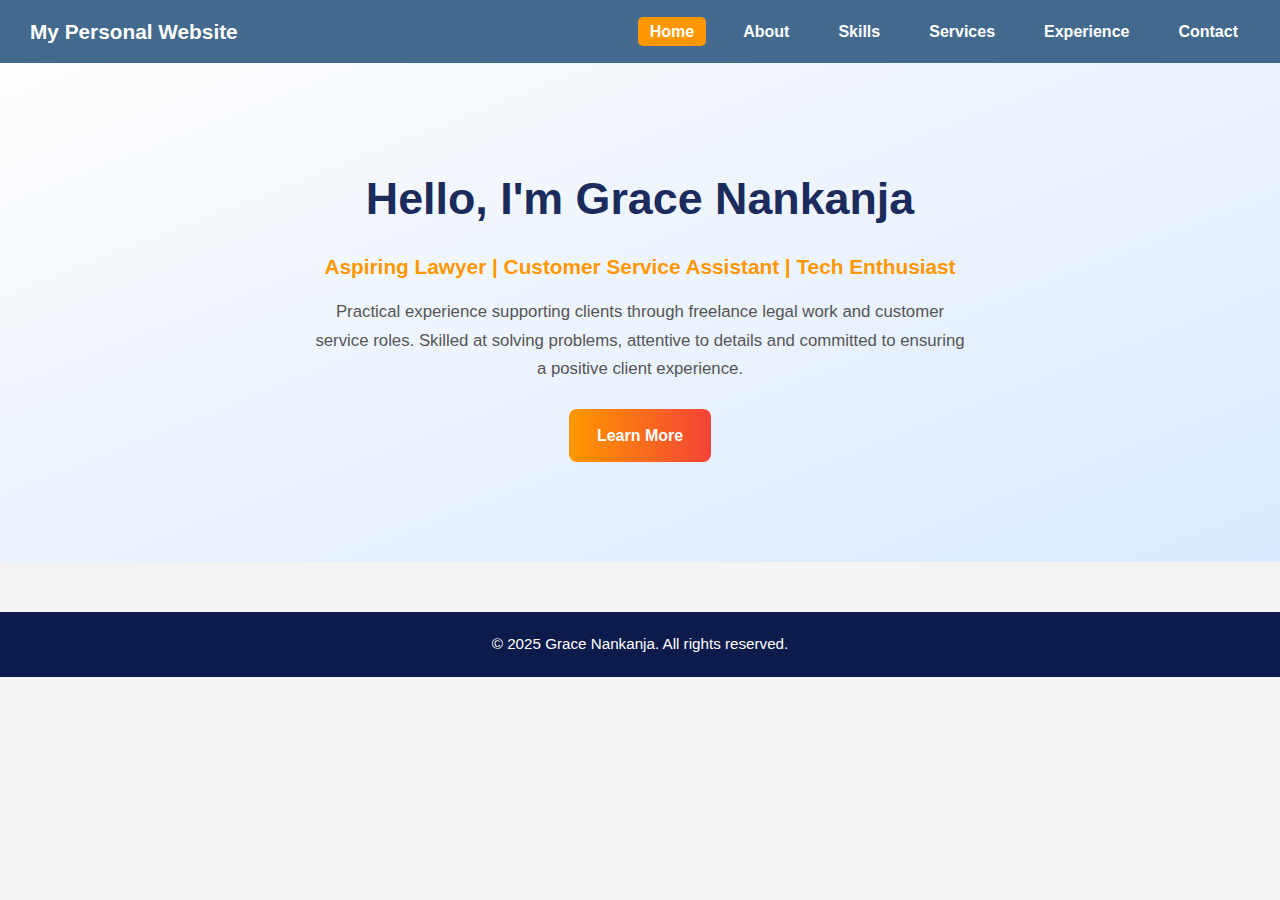
<file: index.html>
<!DOCTYPE html>
<html lang="en">
<head>
  <meta charset="UTF-8">
  <meta name="viewport" content="width=device-width, initial-scale=1.0">
  <title>My Personal Website</title>
 <link rel="stylesheet" href="css/style.css">
</head>
<body>
    <body class="home-page">
  <!-- Navbar -->
  <nav>
    <div class="logo">My Personal Website</div>
    <ul>
      <li><a href="index.html" class="active">Home</a></li>
      <li><a href="about.html">About</a></li>
      <li><a href="skills.html">Skills</a></li>
      <li><a href="services.html">Services</a></li>
      <li><a href="experience.html">Experience</a></li>
      <li><a href="contact.html">Contact</a></li>
    </ul>
  </nav>

  <!-- Hero Section -->
  <section class="home">
    <div class="hero-content">
      <div class="profile-pic"></div>
      <h1>Hello, I'm Grace Nankanja</h1>
      <p class="tagline">Aspiring Lawyer | Customer Service Assistant | Tech Enthusiast</p>
      <p class="intro">
      Practical experience supporting clients through freelance legal work and customer service roles. 
      Skilled at solving problems, attentive to details and committed to ensuring a positive client experience.
      </p>
      <a href="about.html" class="btn">Learn More</a>
    </div>
  </section>

  <!-- Footer -->
  <footer>
    <p>&copy; 2025 Grace Nankanja. All rights reserved.</p>
  </footer>
</body>
</html>
</file>
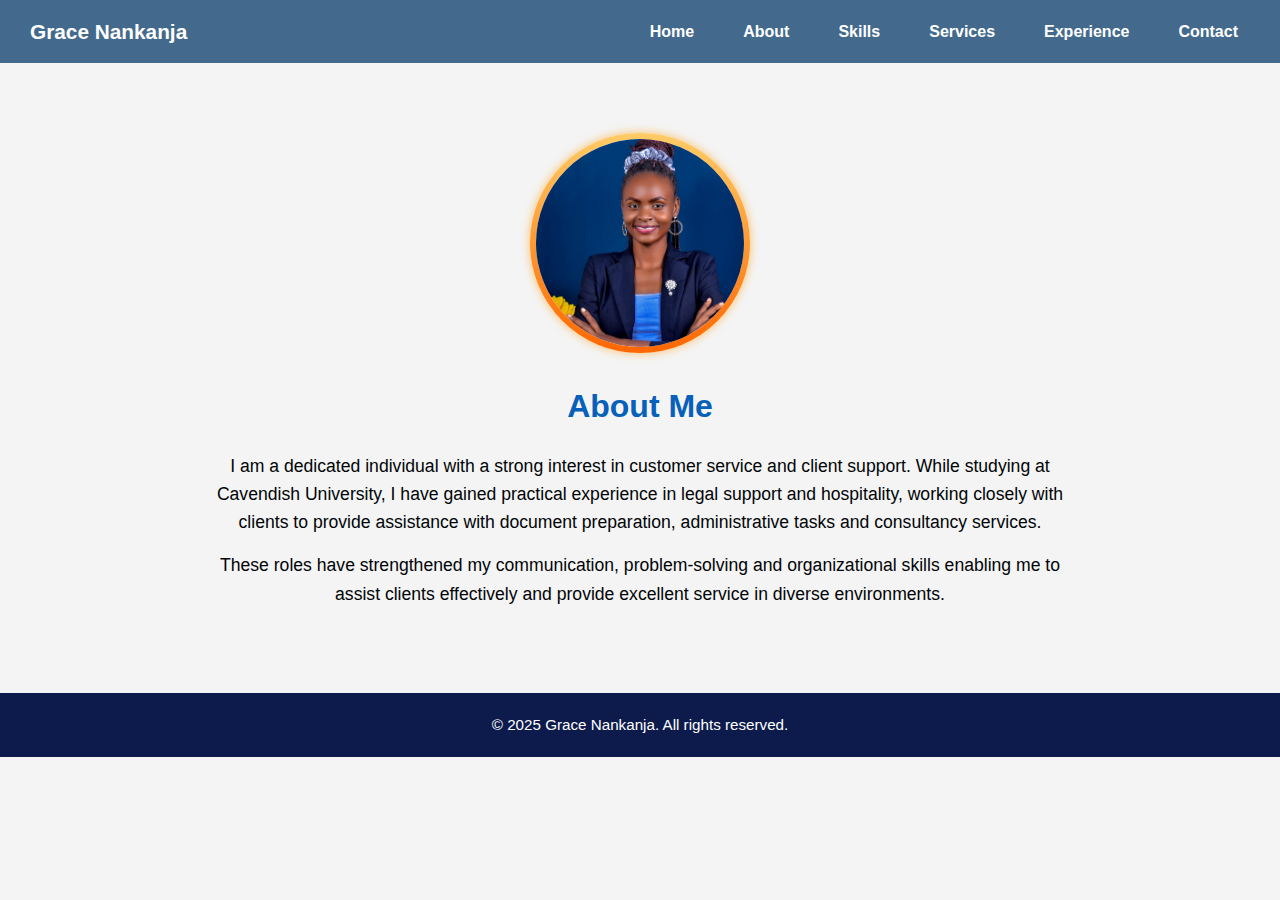
<file: about.html>
<!DOCTYPE html>
<html lang="en">
<head>
  <meta charset="UTF-8">
  <meta name="viewport" content="width=device-width, initial-scale=1.0">
  <title>About Me</title>
   <link rel="stylesheet" href="css/about.css">
</head>
<body>
    <body class="about-page">
  <!-- Navbar -->
  
    
    <nav>
  <div class="logo">Grace Nankanja</div>
  <ul>
    <li><a href="index.html">Home</a></li>
    <li><a href="about.html" class="active">About</a></li>
    <li><a href="skills.html">Skills</a></li>
    <li><a href="services.html">Services</a></li>
    <li><a href="experience.html">Experience</a></li>
    <li><a href="contact.html">Contact</a></li>
  </ul>
</nav>


  <!-- About Section -->
  <section class="about" id="about">
    <div class="profile-photo">
      <img src="images/grace.jpg" alt="Grace Nankanja">

    </div>
    <div class="about-text">
      <h1>About Me</h1>
      <p>I am a dedicated individual with a strong interest in customer service and client support. While studying at Cavendish University, I have gained practical experience in legal support and hospitality, working closely with clients to provide assistance with document preparation, administrative tasks and consultancy services.</p>
      <p>These roles have strengthened my communication, problem-solving and organizational skills enabling me to assist clients effectively and provide excellent service in diverse environments.</p>
    </div>
  </section>
  <footer>
  <p>&copy; 2025 Grace Nankanja. All rights reserved.</p>
</footer>
</body>
</html>
</file>
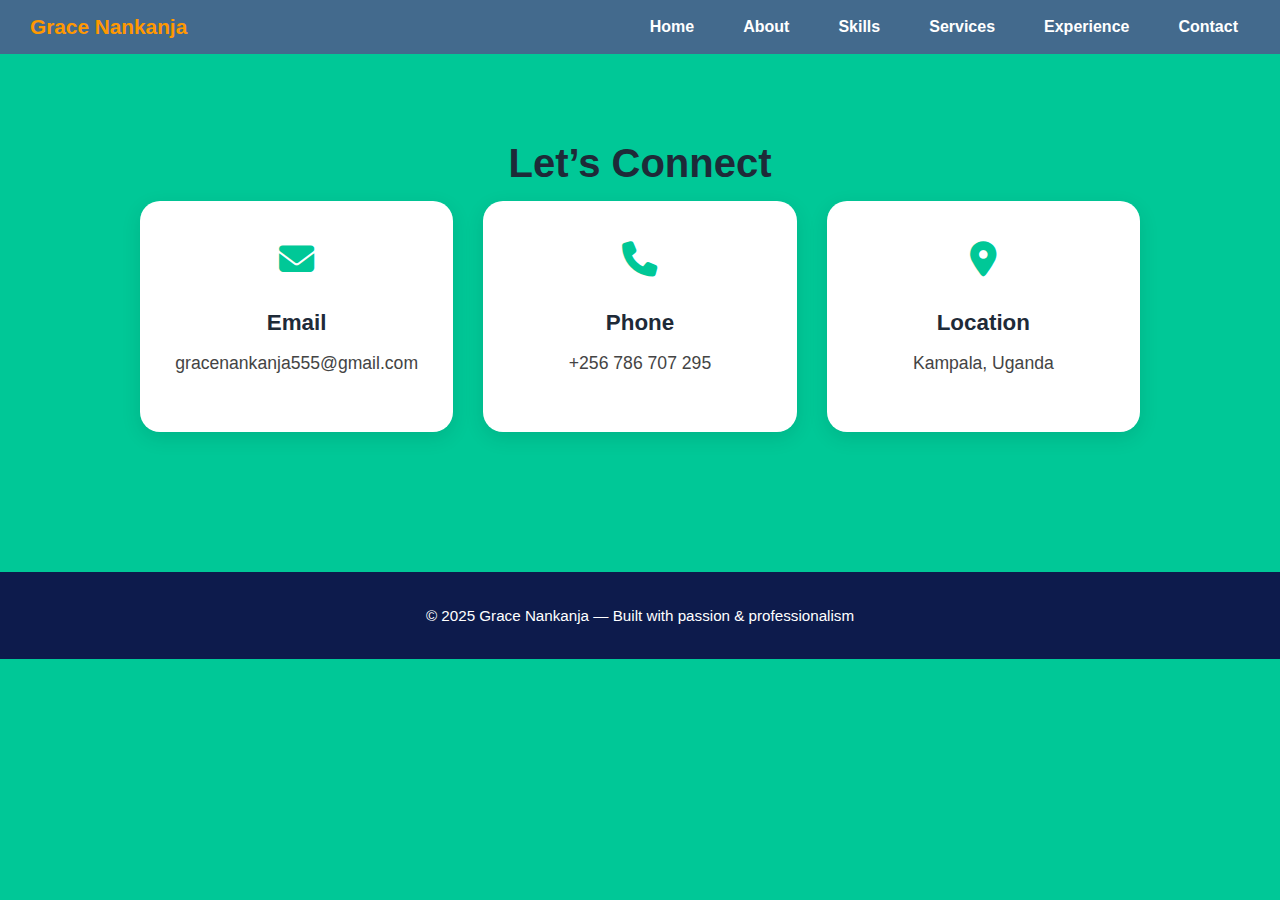
<file: contact.html>
<!DOCTYPE html>
<html lang="en">
<head>
  <meta charset="UTF-8">
  <meta name="viewport" content="width=device-width, initial-scale=1.0">
  <title>Contact Me</title>
  
  
  <link rel="stylesheet" href="https://cdnjs.cloudflare.com/ajax/libs/font-awesome/6.5.0/css/all.min.css">
  <link rel="stylesheet" href="css/contact.css">
</head>
<body>
  
   <nav>
  <div class="logo">Grace Nankanja</div>
  <ul>
    <li><a href="index.html">Home</a></li>
    <li><a href="about.html">About</a></li>
    <li><a href="skills.html">Skills</a></li>
    <li><a href="services.html">Services</a></li>
    <li><a href="experience.html">Experience</a></li>
    <li><a href="contact.html">Contact</a></li>
  </ul>
</nav>
  

<body class="contact-page">

  <section class="contact-section">
    <div class="contact-header">
      <h1>Let’s Connect</h1>
    </div>

    <div class="contact-grid">
      <div class="contact-item">
        <i class="fas fa-envelope"></i>
        <h2>Email</h2>
        <p>gracenankanja555@gmail.com</p>
      </div>

      <div class="contact-item">
        <i class="fas fa-phone"></i>
        <h2>Phone</h2>
        <p>+256 786 707 295</p>
      </div>

      <div class="contact-item">
        <i class="fas fa-map-marker-alt"></i>
        <h2>Location</h2>
        <p>Kampala, Uganda</p>
      </div>
    </div>
  </section>

  <footer>
    <p>© 2025 Grace Nankanja — Built with passion & professionalism</p>
  </footer>
</body>
</html>
</file>
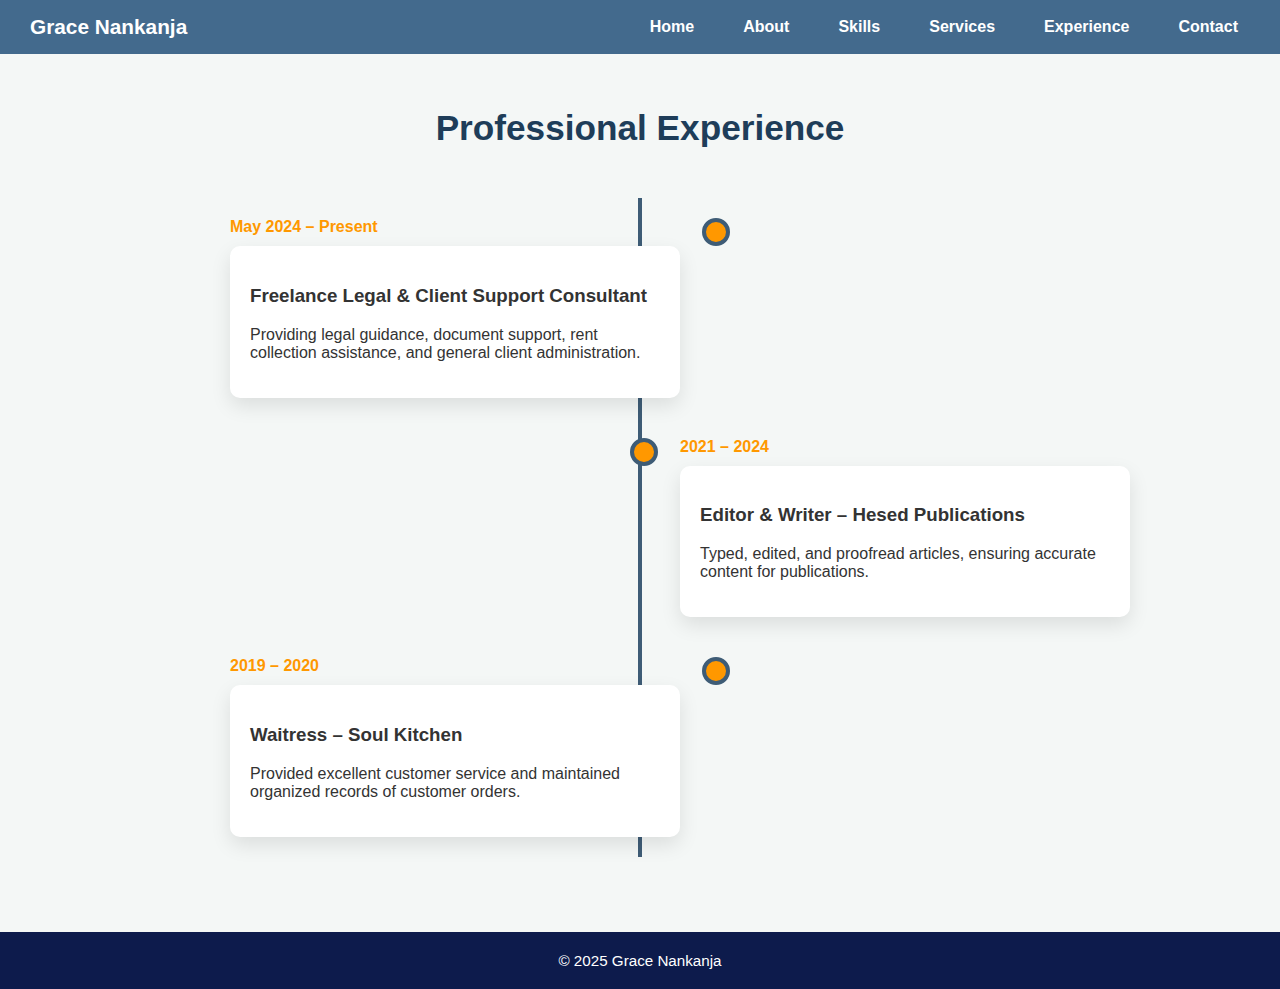
<file: experience.html>
<!DOCTYPE html>
<html lang="en">
<head>
  <meta charset="UTF-8">
  <meta name="viewport" content="width=device-width, initial-scale=1.0">
  <title>Experience - Grace Nankanja</title>
  
  <link rel="stylesheet" href="css/experience.css">
</head>
<body>


  
    <nav>
  <div class="logo">Grace Nankanja</div>
  <ul>
    <li><a href="index.html">Home</a></li>
    <li><a href="about.html" class="active">About</a></li>
    <li><a href="skills.html">Skills</a></li>
    <li><a href="services.html">Services</a></li>
    <li><a href="experience.html">Experience</a></li>
    <li><a href="contact.html">Contact</a></li>
  </ul>
</nav>
  

<section class="experience">
  <h2>Professional Experience</h2>
  <div class="timeline">
    <div class="timeline-item">
      <div class="timeline-date">May 2024 – Present</div>
      <div class="timeline-content">
        <h3>Freelance Legal & Client Support Consultant</h3>
        <p>Providing legal guidance, document support, rent collection assistance, and general client administration.</p>
      </div>
    </div>

    <div class="timeline-item">
      <div class="timeline-date">2021 – 2024</div>
      <div class="timeline-content">
        <h3>Editor & Writer – Hesed Publications</h3>
        <p>Typed, edited, and proofread articles, ensuring accurate content for publications.</p>
      </div>
    </div>

    <div class="timeline-item">
      <div class="timeline-date">2019 – 2020</div>
      <div class="timeline-content">
        <h3>Waitress – Soul Kitchen</h3>
        <p>Provided excellent customer service and maintained organized records of customer orders.</p>
      </div>
    </div>

  </div>
</section>

<footer>
  &copy; 2025 Grace Nankanja
</footer>

</body>
</html>
</file>
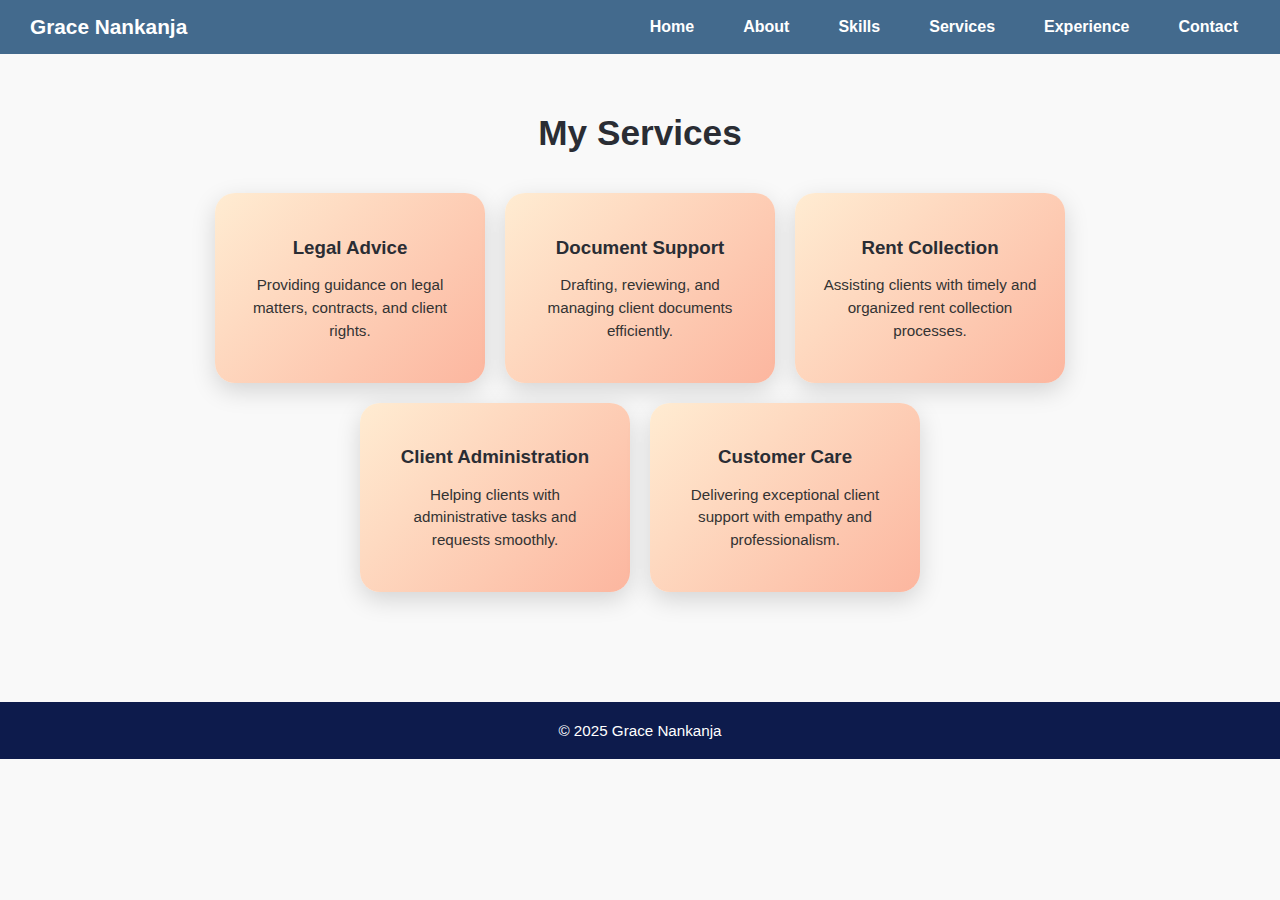
<file: services.html>
<!DOCTYPE html>
<html lang="en">
<head>
  <meta charset="UTF-8">
  <meta name="viewport" content="width=device-width, initial-scale=1.0">
  <title>Services - Grace Nankanja</title>
 
  <link rel="stylesheet" href="css/services.css">
</head>
<body>

  
   <nav>
  <div class="logo">Grace Nankanja</div>
  <ul>
    <li><a href="index.html">Home</a></li>
    <li><a href="about.html">About</a></li>
    <li><a href="skills.html">Skills</a></li>
    <li><a href="services.html">Services</a></li>
    <li><a href="experience.html">Experience</a></li>
    <li><a href="contact.html">Contact</a></li>
  </ul>
</nav>
  

<section class="services">
  <h2>My Services</h2>
  <div class="service-cards">
    <div class="card">
      <h3>Legal Advice</h3>
      <p>Providing guidance on legal matters, contracts, and client rights.</p>
    </div>
    <div class="card">
      <h3>Document Support</h3>
      <p>Drafting, reviewing, and managing client documents efficiently.</p>
    </div>
    <div class="card">
      <h3>Rent Collection</h3>
      <p>Assisting clients with timely and organized rent collection processes.</p>
    </div>
    <div class="card">
      <h3>Client Administration</h3>
      <p>Helping clients with administrative tasks and requests smoothly.</p>
    </div>
    <div class="card">
      <h3>Customer Care</h3>
      <p>Delivering exceptional client support with empathy and professionalism.</p>
    </div>
  </div>
</section>

<footer>
  &copy; 2025 Grace Nankanja
</footer>

</body>
</html>
</file>
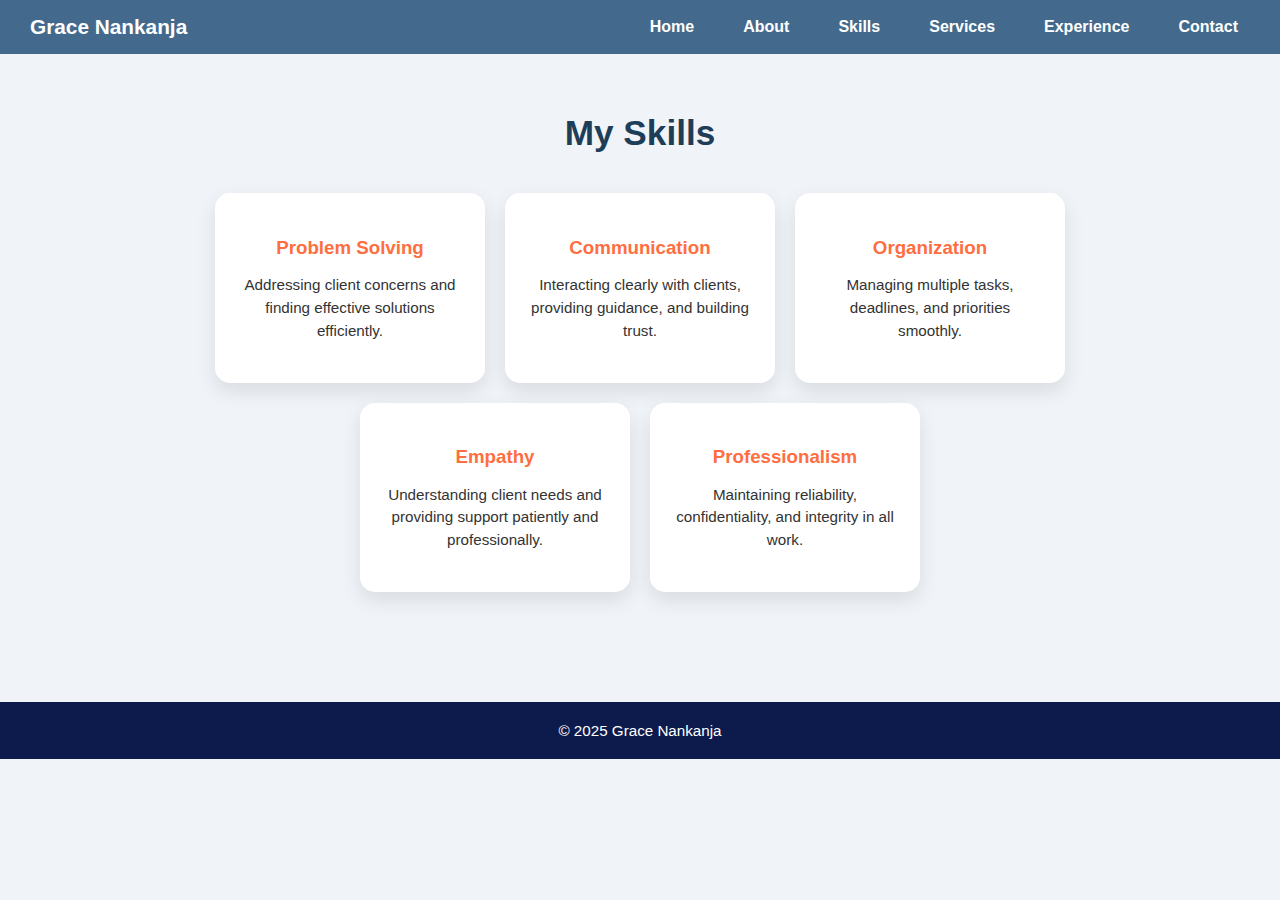
<file: skills.html>
<!DOCTYPE html>
<html lang="en">
<head>
  <meta charset="UTF-8">
  <meta name="viewport" content="width=device-width, initial-scale=1.0">
  <title>Skills - Grace Nankanja</title>
  <link rel="stylesheet" href="css/skills.css">
 
</head>
<body>

  
    <nav>
  <div class="logo">Grace Nankanja</div>
  <ul>
    <li><a href="index.html">Home</a></li>
    <li><a href="about.html">About</a></li>
    <li><a href="skills.html">Skills</a></li>
    <li><a href="services.html">Services</a></li>
    <li><a href="experience.html">Experience</a></li>
    <li><a href="contact.html">Contact</a></li>
  </ul>
</nav>
  
<section class="skills">
  <h2>My Skills</h2>
  <div class="skill-cards">
    <div class="card">
      <h3>Problem Solving</h3>
      <p>Addressing client concerns and finding effective solutions efficiently.</p>
    </div>
    <div class="card">
      <h3>Communication</h3>
      <p>Interacting clearly with clients, providing guidance, and building trust.</p>
    </div>
    <div class="card">
      <h3>Organization</h3>
      <p>Managing multiple tasks, deadlines, and priorities smoothly.</p>
    </div>
    <div class="card">
      <h3>Empathy</h3>
      <p>Understanding client needs and providing support patiently and professionally.</p>
    </div>
    <div class="card">
      <h3>Professionalism</h3>
      <p>Maintaining reliability, confidentiality, and integrity in all work.</p>
    </div>
  </div>
</section>

<footer>
  &copy; 2025 Grace Nankanja
</footer>

</body>
</html>
</file>
<file: css/experience.css>
body {
  margin: 0;
  font-family: 'Segoe UI', Tahoma, Geneva, Verdana, sans-serif;
  background: #f4f7f6;
  color: #333;
}

/* Navbar */
nav {
  display: flex;
  justify-content: space-between;
  align-items: center;
  background: #436a8d;
  padding: 15px 30px;
  position: sticky;
  top: 0;
  z-index: 100;
}

nav .logo {
  font-weight: bold;
  font-size: 1.3em;
  color: #fff;
}

nav ul {
  list-style: none;
  display: flex;
  margin: 0;
  padding: 0;
}

nav ul li {
  margin-left: 25px;
}

nav ul li a {
  color: #fff;
  text-decoration: none;
  font-weight: bold;
  padding: 6px 12px;
  transition: 0.3s;
}

nav ul li a:hover {
  background: #ff9800;
  border-radius: 5px;
}

/* Experience Section */
section.experience {
  padding: 25px 20px;
  max-width: 900px;
  margin: auto;
}

section.experience h2 {
  font-size: 2.2em;
  color: #1e3d59;
  text-align: center;
  margin-bottom: 50px;
}

/* Timeline */
.timeline {
  position: relative;
  margin: 0;
  padding: 0;
}

.timeline::before {
  content: '';
  position: absolute;
  left: 50%;
  top: 0;
  width: 4px;
  height: 100%;
  background: #3e5c76;
  transform: translateX(-50%);
}

.timeline-item {
  padding: 20px 40px;
  position: relative;
  width: 50%;
}

.timeline-item:nth-child(odd) {
  left: 0;
}

.timeline-item:nth-child(even) {
  left: 50%;
}

.timeline-date {
  font-weight: bold;
  color: #ff9800;
  margin-bottom: 10px;
}

.timeline-content {
  background: #fff;
  padding: 20px;
  border-radius: 10px;
  box-shadow: 0 8px 20px rgba(0,0,0,0.1);
}

.timeline-item::after {
  content: '';
  position: absolute;
  top: 20px;
  width: 20px;
  height: 20px;
  background: #ff9800;
  border-radius: 50%;
  border: 4px solid #3e5c76;
}

.timeline-item:nth-child(odd)::after {
  right: -10px;
}

.timeline-item:nth-child(even)::after {
  left: -10px;
}

/* Responsive */
@media(max-width:768px){
  .timeline::before {left: 10px;}
  .timeline-item {width: 100%; left: 0; margin-left: 30px; margin-bottom: 30px;}
  .timeline-item::after {left: -25px;}
  nav ul {flex-direction: column;}
  nav ul li {margin:10px 0;}
}
footer {
  text-align: center;
  padding: 20px;
  background: #0d1b4c;
  color: #fff;
  font-size: 0.95em;
  margin-top: 50px;
}
</file>
<file: css/services.css>
/* General */
body {
  margin: 0;
  font-family: 'Segoe UI', Tahoma, Geneva, Verdana, sans-serif;
  background: #f9f9f9;
  color: #333;
}

/* Navbar */
nav {
  display: flex;
  justify-content: space-between;
  align-items: center;
  background: #436a8d;
  padding: 15px 30px;
  position: sticky;
  top: 0;
  z-index: 100;
}

nav .logo {
  font-weight: bold;
  font-size: 1.3em;
  color: #fff;
}

nav ul {
  list-style: none;
  display: flex;
  margin: 0;
  padding: 0;
}

nav ul li {
  margin-left: 25px;
}

nav ul li a {
  color: #fff;
  text-decoration: none;
  font-weight: bold;
  padding: 6px 12px;
  transition: 0.3s;
}

nav ul li a:hover {
  background: #ff5722;
  border-radius: 5px;
}

/* Services Section */
section.services {
  padding: 30px 20px;
  max-width: 1000px;
  margin: auto;
  text-align: center;
}

section.services h2 {
  font-size: 2.2em;
  color: #2a2d34;
  margin-bottom: 40px;
  position: relative;
}

.service-cards {
  display: flex;
  flex-wrap: wrap;
  justify-content: center;
  gap: 20px;
}

.card {
  background: linear-gradient(135deg, #ffecd2, #fcb69f);
  padding: 25px;
  border-radius: 20px;
  box-shadow: 0 8px 25px rgba(0,0,0,0.15);
  width: 220px;
  transition: transform 0.3s, box-shadow 0.3s;
}

.card h3 {
  color: #2a2d34;
  margin-bottom: 12px;
}

.card p {
  font-size: 0.95em;
  line-height: 1.5;
}

/* Hover effect */
.card:hover {
  transform: translateY(-10px) rotate(-1deg);
  box-shadow: 0 14px 30px rgba(0,0,0,0.25);
}

/* Footer */
footer {
  text-align: center;
  padding: 20px;
  background: #0d1b4c;
  color: #fff;
  font-size: 0.95em;
  margin-top: 80px;
}

/* Responsive */
@media(max-width: 768px) {
  nav ul {
    flex-direction: column;
  }
  nav ul li {
    margin: 10px 0;
  }
  .service-cards {
    flex-direction: column;
    align-items: center;
  }
  .card {
    width: 80%;
  }
}
</file>
<file: css/skills.css>
/* General */
body {
  margin: 0;
  font-family: 'Segoe UI', Tahoma, Geneva, Verdana, sans-serif;
  background: #f0f4f8;
  color: #333;
}

/* Navbar */
nav {
  display: flex;
  justify-content: space-between;
  align-items: center;
  background: #436a8d;
  padding: 15px 30px;
  position: sticky;
  top: 0;
  z-index: 100;
}

nav .logo {
  font-weight: bold;
  font-size: 1.3em;
  color: #fff;
}

nav ul {
  list-style: none;
  display: flex;
  margin: 0;
  padding: 0;
}

nav ul li {
  margin-left: 25px;
}

nav ul li a {
  color: #fff;
  text-decoration: none;
  font-weight: bold;
  padding: 6px 12px;
  transition: 0.3s;
}

nav ul li a:hover {
  background: #ff6e40;
  border-radius: 5px;
}

/* Skills Section */
section.skills {
  padding: 30px 20px;
  max-width: 1000px;
  margin: auto;
  text-align: center;
}

section.skills h2 {
  font-size: 2.2em;
  color: #1e3d59;
  margin-bottom: 40px;
  position: relative;
}

.skill-cards {
  display: flex;
  flex-wrap: wrap;
  justify-content: center;
  gap: 20px;
}

.card {
  background: #fff;
  padding: 25px;
  border-radius: 15px;
  box-shadow: 0 8px 20px rgba(0,0,0,0.1);
  width: 220px;
  transition: transform 0.3s, box-shadow 0.3s;
}

.card h3 {
  color: #ff6e40;
  margin-bottom: 12px;
}

.card p {
  font-size: 0.95em;
  line-height: 1.5;
}

/* Hover effect */
.card:hover {
  transform: translateY(-10px);
  box-shadow: 0 12px 25px rgba(0,0,0,0.2);
}

/* Footer */
footer {
  text-align: center;
  padding: 20px;
  background: #0d1b4c;
  color: #fff;
  font-size: 0.95em;
  margin-top: 80px;
}

/* Responsive */
@media(max-width: 768px) {
  nav ul {
    flex-direction: column;
  }
  nav ul li {
    margin: 10px 0;
  }
  .skill-cards {
    flex-direction: column;
    align-items: center;
  }
  .card {
    width: 80%;
  }
}
</file>
<file: css/style.css>
/* General Reset */
* {
  margin: 0;
  padding: 0;
  box-sizing: border-box;
  font-family: 'Poppins', sans-serif;
}

body {
  background: #f4f7f6;
  color: #333;
  line-height: 1.6;
}

/* Navbar */
nav {
  display: flex;
  justify-content: space-between;
  align-items: center;
  background: #436a8d;
  padding: 15px 30px;
  position: sticky;
  top: 0;
  z-index: 100;
}

nav .logo {
  font-weight: bold;
  font-size: 1.3em;
  color: #fff;
}

nav ul {
  list-style: none;
  display: flex;
}

nav ul li {
  margin-left: 25px;
}

nav ul li a {
  color: #fff;
  text-decoration: none;
  font-weight: bold;
  padding: 6px 12px;
  transition: 0.3s;
}

nav ul li a:hover,
nav ul li a.active {
  background: #ff9800;
  border-radius: 5px;
}

/* Hero Section */
.home {
  padding: 100px 20px;
  text-align: center;
  background: linear-gradient(to bottom right, #fdfdfd, #dbeafe);
  color: #333;
}

.hero-content {
  max-width: 800px;
  margin: auto;
}



/* Headings & Text */
.home h1 {
  font-size: 2.8em;
  margin-bottom: 15px;
  color: #1a2b5c;
}

.home .tagline {
  font-size: 1.3em;
  margin-bottom: 15px;
  color: #ff9800;
  font-weight: bold;
}

.home .intro {
  font-size: 1.05em;
  margin-bottom: 25px;
  max-width: 650px;
  margin-left: auto;
  margin-right: auto;
  color: #555;
  line-height: 1.7;
}

/* Button */
.btn {
  display: inline-block;
  padding: 14px 28px;
  background: linear-gradient(to right, #ff9800, #f44336);
  color: #fff;
  border-radius: 8px;
  text-decoration: none;
  font-weight: bold;
  transition: transform 0.3s ease, box-shadow 0.3s ease;
}

.btn:hover {
  transform: scale(1.07);
  box-shadow: 0 0 25px rgba(244,67,54,0.6);
}

/* Footer */
footer {
  text-align: center;
  padding: 20px;
  background: #0d1b4c;
  color: #fff;
  font-size: 0.95em;
  margin-top: 50px;
}

body {
  background-color: #f4f4f4; /* Pick one of the colors above */
  color: #333; /* Text color for readability */
  font-family: 'Poppins', sans-serif; /* Professional font */
  line-height: 1.6;
}
</file>
<file: css/about.css>
/* General reset */
* {
  margin: 0;
  padding: 0;
  box-sizing: border-box;
  font-family: Arial, sans-serif;
}

/* Navbar */
body {
  margin: 0;
  font-family: 'Segoe UI', Tahoma, Geneva, Verdana, sans-serif;
  background: #f9f9f9;
  color: #333;
}

/* Navbar */
nav {
  display: flex;
  justify-content: space-between;
  align-items: center;
  background: #436a8d;
  padding: 15px 30px;
  position: sticky;
  top: 0;
  z-index: 100;
}

nav .logo {
  font-weight: bold;
  font-size: 1.3em;
  color: #fff;
}

nav ul {
  list-style: none;
  display: flex;
  margin: 0;
  padding: 0;
}

nav ul li {
  margin-left: 25px;
}

nav ul li a {
  color: #fff;
  text-decoration: none;
  font-weight: bold;
  padding: 6px 12px;
  transition: 0.3s;
}

nav ul li a:hover {
  background: #ff5722;
  border-radius: 5px;
}

/* Services Section */
section.services {
  padding: 80px 20px;
  max-width: 1000px;
  margin: auto;
  text-align: center;
}

section.services h2 {
  font-size: 2.2em;
  color: #2a2d34;
  margin-bottom: 40px;
  position: relative;
}

.service-cards {
  display: flex;
  flex-wrap: wrap;
  justify-content: center;
  gap: 20px;
}

.card {
  background: linear-gradient(135deg, #ffecd2, #fcb69f);
  padding: 25px;
  border-radius: 20px;
  box-shadow: 0 8px 25px rgba(0,0,0,0.15);
  width: 220px;
  transition: transform 0.3s, box-shadow 0.3s;
}

.card h3 {
  color: #2a2d34;
  margin-bottom: 12px;
}

.card p {
  font-size: 0.95em;
  line-height: 1.5;
}

/* Hover effect */
.card:hover {
  transform: translateY(-10px) rotate(-1deg);
  box-shadow: 0 14px 30px rgba(0,0,0,0.25);
}

/* Footer */


footer {
  text-align: center;
  padding: 20px;
  background: #0d1b4c;
  color: #fff;
  font-size: 0.95em;
  margin-top: 50px;
}

body {
  background-color: #f4f4f4; /* Pick one of the colors above */
  color: #333; /* Text color for readability */
  font-family: 'Poppins', sans-serif; /* Professional font */
  line-height: 1.6;
}

/* Responsive */
@media(max-width: 768px) {
  nav ul {
    flex-direction: column;
  }
  nav ul li {
    margin: 10px 0;
  }
  .service-cards {
    flex-direction: column;
    align-items: center;
  }
  .card {
    width: 80%;
  }
}



/* About Section */
.about {
  max-width: 900px;
  margin: 50px auto;
  text-align: center;
  padding: 20px;
}

/*Profile

/* Profile Photo */
.profile-photo img {
  width: 220px; /* smaller and balanced */
  height: 220px;
  border-radius: 50%;
  object-fit: cover;
  margin-bottom: 20px;
  cursor: pointer;

  /* Gradient border */
  border: 6px solid transparent;
  background-image: linear-gradient(#fff, #fff), linear-gradient(to bottom, #ffcc66, #ff6600);
  background-origin: border-box;
  background-clip: content-box, border-box;

  /* Shadow + transition */
  transition: transform 0.3s ease;
  box-shadow: 0 0 10px rgba(255, 153, 0, 0.6);
}

/* Bounce animation */
@keyframes bounce-click {
  0%, 20%, 50%, 80%, 100% { transform: translateY(0); }
  40% { transform: translateY(-20px); }
  60% { transform: translateY(-10px); }
}

/* When clicked */
.profile-photo img.clicked {
  animation: bounce-click 0.6s ease forwards;
}


/* About Text */
.about-text h1 {
  font-size: 2rem;
  margin-bottom: 20px;
  color: #0760b9;
}

.about-text p {
  font-size: 1.1rem;
  line-height: 1.6;
  color: #010407;
  margin-bottom: 15px;
}
</file>
<file: css/contact.css>
/* Reset */

/* Reset */
body {
  margin: 0;
  padding: 0;
}
body {
  font-family: "Poppins", sans-serif;
  background: #f8f9fa;
  color: #2c3e50;
}

/* Navbar */
body {
  margin: 0;
  font-family: 'Segoe UI', Tahoma, Geneva, Verdana, sans-serif;
  background: #f9f9f9;
  color: #333;
}

/* Navbar */
nav {
  display: flex;
  justify-content: space-between;
  align-items: center;
  background: #436a8d;
  padding: 15px 30px;
  position: sticky;
  top: 0;
  z-index: 100;
}

nav .logo {
  font-weight: bold;
  font-size: 1.3em;
  color: #fff;
}

nav ul {
  list-style: none;
  display: flex;
  margin: 0;
  padding: 0;
}

nav ul li {
  margin-left: 25px;
}

nav ul li a {
  color: #fff;
  text-decoration: none;
  font-weight: bold;
  padding: 6px 12px;
  transition: 0.3s;
}

nav ul li a:hover {
  background: #ff5722;
  border-radius: 5px;
}

/* Services Section */
section.services {
  padding: 80px 20px;
  max-width: 1000px;
  margin: auto;
  text-align: center;
}

section.services h2 {
  font-size: 2.2em;
  color: #2a2d34;
  margin-bottom: 40px;
  position: relative;
}

.service-cards {
  display: flex;
  flex-wrap: wrap;
  justify-content: center;
  gap: 20px;
}

.card {
  background: linear-gradient(135deg, #ffecd2, #fcb69f);
  padding: 25px;
  border-radius: 20px;
  box-shadow: 0 8px 25px rgba(0,0,0,0.15);
  width: 220px;
  transition: transform 0.3s, box-shadow 0.3s;
}

.card h3 {
  color: #2a2d34;
  margin-bottom: 12px;
}

.card p {
  font-size: 0.95em;
  line-height: 1.5;
}

/* Hover effect */
.card:hover {
  transform: translateY(-10px) rotate(-1deg);
  box-shadow: 0 14px 30px rgba(0,0,0,0.25);
}

/* Footer */
footer {
  text-align: center;
  padding: 20px;
  background: #ddd;
  margin-top: 50px;
}

/* Responsive */
@media(max-width: 768px) {
  nav ul {
    flex-direction: column;
  }
  nav ul li {
    margin: 10px 0;
  }
  .service-cards {
    flex-direction: column;
    align-items: center;
  }
  .card {
    width: 80%;
  }
}

/* Contact Section */
.contact-section {
  padding: 60px 20px;
  max-width: 1000px;
  margin: auto;
  text-align: center;
}
.contact-header h1 {
  font-size: 2.5em;
  margin-bottom: 15px;
  color: #1e2a38;
}
.contact-header p {
  font-size: 1.2em;
  color: #555;
  margin-bottom: 50px;
}

/* Contact Grid */
.contact-grid {
  display: grid;
  grid-template-columns: repeat(auto-fit, minmax(260px, 1fr));
  gap: 30px;
}
.contact-item {
  background: white;
  padding: 40px 25px;
  border-radius: 20px;
  box-shadow: 0 6px 20px rgba(0,0,0,0.1);
  transition: transform 0.3s, box-shadow 0.3s;
}
.contact-item i {
  font-size: 2.2em;
  color: #00c897;
  margin-bottom: 15px;
}
.contact-item h2 {
  font-size: 1.4em;
  margin-bottom: 10px;
  color: #1e2a38;
}
.contact-item p {
  font-size: 1.1em;
  color: #444;
}
.contact-item:hover {
  transform: translateY(-10px);
  box-shadow: 0 12px 25px rgba(0,0,0,0.15);
}

/* Footer */

footer {
  text-align: center;
  padding: 20px;
  background: #0d1b4c;
  color: #fff;
  font-size: 0.95em;
  margin-top: 80px;
}


/* contact.css */


body {
    background-color:#00c897 ; /* light professional blue */
    color: #333;
    font-family: Arial, sans-serif;
    margin: 0;
    padding: 0;
}
nav .logo {
    color: #ff9800; /* choose your preferred color */
    font-weight: bold;
    font-size: 1.3em;
}
</file>
